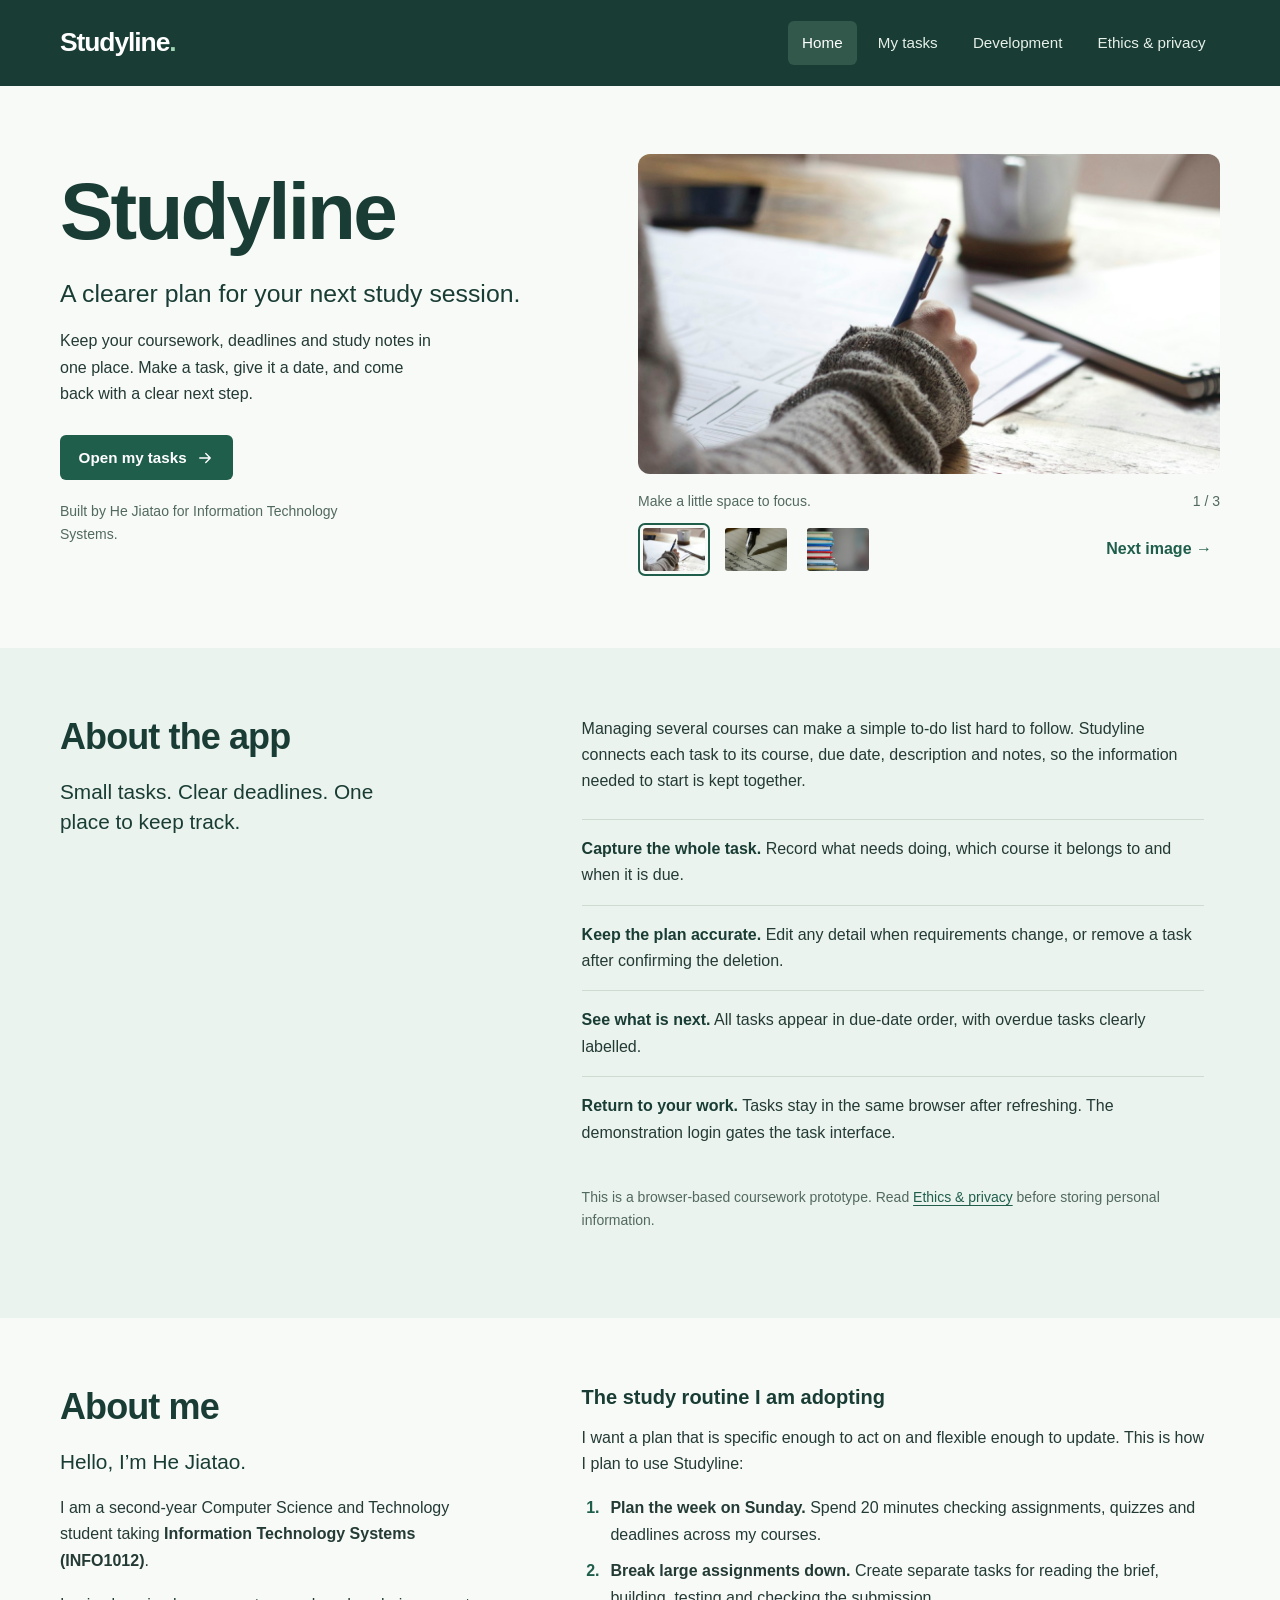
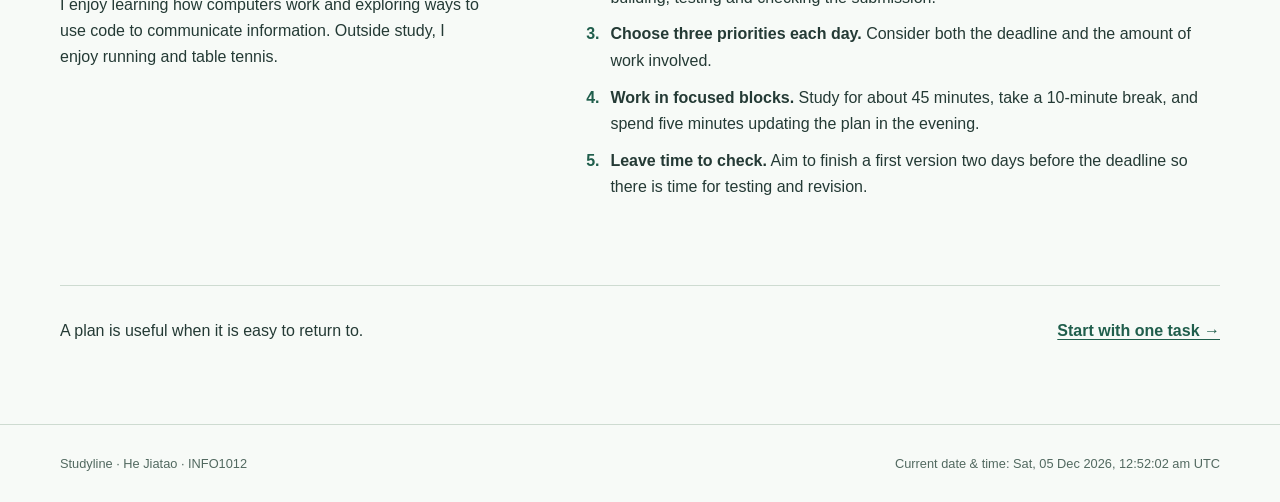
<file: index.html>
<!doctype html>
<html lang="en">
<head>
  <meta charset="utf-8">
  <meta name="viewport" content="width=device-width, initial-scale=1">
  <meta http-equiv="refresh" content="0; url=src/html/index.html">
  <title>Studyline — Study task manager</title>
</head>
<body>
  <p><a href="src/html/index.html">Open Studyline</a></p>
</body>
</html>
</file>
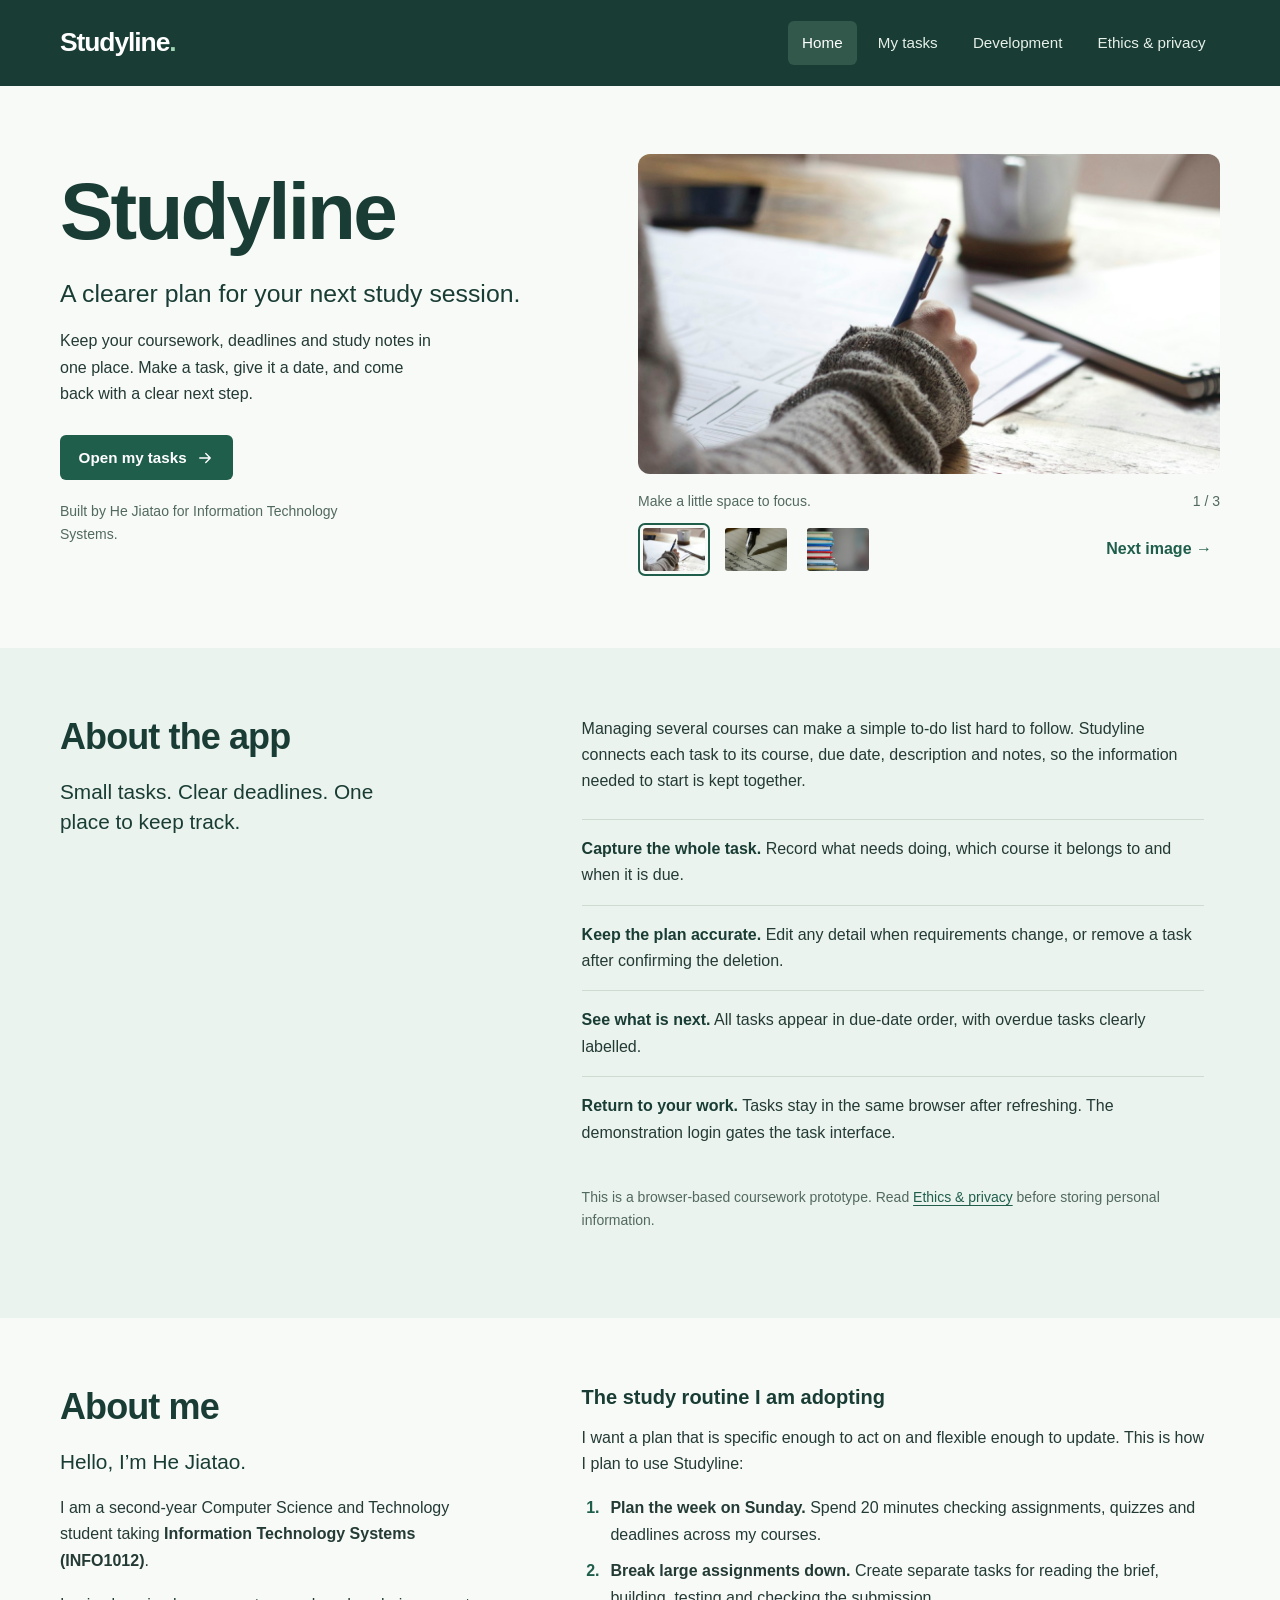
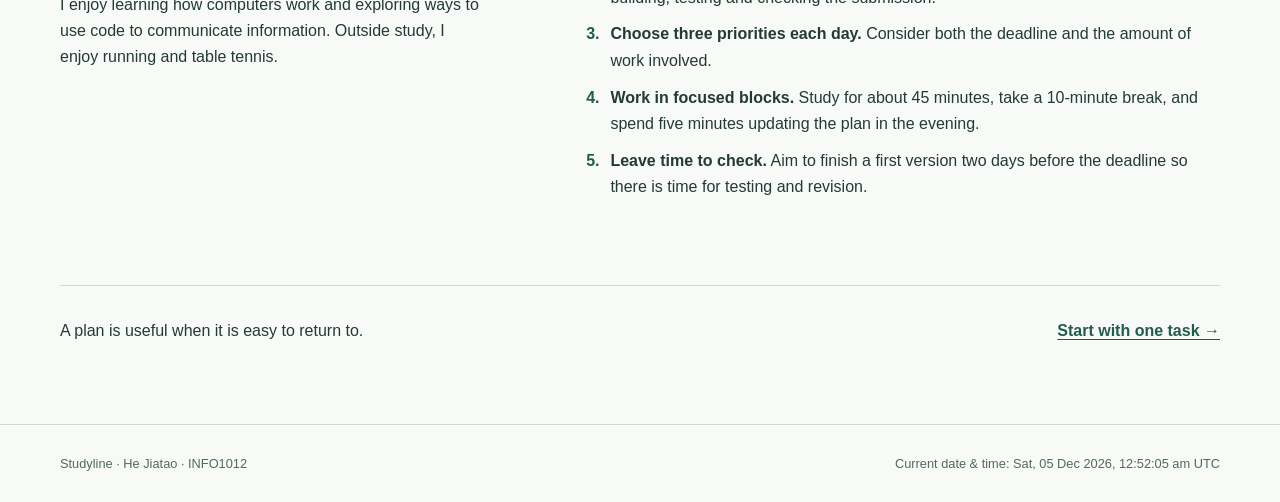
<file: src/html/index.html>
<!doctype html>
<html lang="en">
<head>
  <meta charset="utf-8">
  <meta name="viewport" content="width=device-width, initial-scale=1">
  <meta name="description" content="Studyline is He Jiatao's study task manager for organising coursework, deadlines and study notes.">
  <title>Studyline — Study task manager</title>
  <link rel="stylesheet" href="../css/style.css">
  <script src="../js/common.js" defer></script>
  <script src="../js/home.js" defer></script>
</head>
<body>
  <a class="skip-link" href="#main-content">Skip to content</a>
  <header class="site-header">
    <div class="container header-inner">
      <a class="brand" href="index.html" aria-label="Studyline home">Studyline<span aria-hidden="true">.</span></a>
      <nav class="site-nav" aria-label="Main navigation">
        <a href="index.html" aria-current="page">Home</a>
        <a href="tasks.html">My tasks</a>
        <a href="blog.html">Development</a>
        <a href="ethics.html">Ethics &amp; privacy</a>
      </nav>
    </div>
  </header>
  <main id="main-content">
    <section class="container home-intro" aria-labelledby="app-title">
      <div class="intro-copy">
        <h1 id="app-title">Studyline</h1>
        <p class="intro-statement">A clearer plan for your next study session.</p>
        <p>Keep your coursework, deadlines and study notes in one place. Make a task, give it a date, and come back with a clear next step.</p>
        <a class="button" href="tasks.html">Open my tasks <svg width="18" height="18" viewBox="0 0 24 24" fill="none" aria-hidden="true"><path d="M5 12h14m-6-6 6 6-6 6" stroke="currentColor" stroke-width="1.8" stroke-linecap="round" stroke-linejoin="round"/></svg></a>
        <p class="small-copy">Built by He Jiatao for Information Technology Systems.</p>
      </div>
      <div class="study-gallery" role="region" aria-label="Study inspiration gallery">
        <figure class="featured-image">
          <img id="gallery-image" src="../../assets/images/study-desk.jpg" alt="A person writing study notes beside a laptop and a cup" width="1200" height="800">
          <figcaption><span id="gallery-caption">Make a little space to focus.</span><span id="gallery-count" aria-live="polite">1 / 3</span></figcaption>
        </figure>
        <div class="gallery-controls">
          <div class="gallery-thumbnails" aria-label="Choose a study image">
            <button class="thumbnail" type="button" data-image="0" aria-label="Show study desk image" aria-pressed="true"><img src="../../assets/images/study-desk.jpg" alt="Study desk" width="120" height="80"></button>
            <button class="thumbnail" type="button" data-image="1" aria-label="Show writing image" aria-pressed="false"><img src="../../assets/images/writing.jpg" alt="Fountain pen writing on paper" width="120" height="80"></button>
            <button class="thumbnail" type="button" data-image="2" aria-label="Show books image" aria-pressed="false"><img src="../../assets/images/books.jpg" alt="A stack of colourful study books" width="120" height="80"></button>
          </div>
          <button id="next-image" type="button" class="text-button">Next image <span aria-hidden="true">→</span></button>
        </div>
      </div>
    </section>
    <section class="about-app" aria-labelledby="about-app-title">
      <div class="container split-section">
        <div><h2 id="about-app-title">About the app</h2><p class="section-lead">Small tasks. Clear deadlines. One place to keep track.</p></div>
        <div class="section-content">
          <p>Managing several courses can make a simple to-do list hard to follow. Studyline connects each task to its course, due date, description and notes, so the information needed to start is kept together.</p>
          <ul class="feature-list">
            <li><strong>Capture the whole task.</strong> Record what needs doing, which course it belongs to and when it is due.</li>
            <li><strong>Keep the plan accurate.</strong> Edit any detail when requirements change, or remove a task after confirming the deletion.</li>
            <li><strong>See what is next.</strong> All tasks appear in due-date order, with overdue tasks clearly labelled.</li>
            <li><strong>Return to your work.</strong> Tasks stay in the same browser after refreshing. The demonstration login gates the task interface.</li>
          </ul>
          <p class="small-copy">This is a browser-based coursework prototype. Read <a href="ethics.html">Ethics &amp; privacy</a> before storing personal information.</p>
        </div>
      </div>
    </section>
    <section class="container split-section about-me" aria-labelledby="about-me-title">
      <div><h2 id="about-me-title">About me</h2><p class="section-lead">Hello, I’m He Jiatao.</p><p>I am a second-year Computer Science and Technology student taking <strong>Information Technology Systems (INFO1012)</strong>.</p><p>I enjoy learning how computers work and exploring ways to use code to communicate information. Outside study, I enjoy running and table tennis.</p></div>
      <div class="section-content routine">
        <h3>The study routine I am adopting</h3>
        <p>I want a plan that is specific enough to act on and flexible enough to update. This is how I plan to use Studyline:</p>
        <ol>
          <li><strong>Plan the week on Sunday.</strong> Spend 20 minutes checking assignments, quizzes and deadlines across my courses.</li>
          <li><strong>Break large assignments down.</strong> Create separate tasks for reading the brief, building, testing and checking the submission.</li>
          <li><strong>Choose three priorities each day.</strong> Consider both the deadline and the amount of work involved.</li>
          <li><strong>Work in focused blocks.</strong> Study for about 45 minutes, take a 10-minute break, and spend five minutes updating the plan in the evening.</li>
          <li><strong>Leave time to check.</strong> Aim to finish a first version two days before the deadline so there is time for testing and revision.</li>
        </ol>
      </div>
    </section>
    <div class="container home-close"><p>A plan is useful when it is easy to return to.</p><a href="tasks.html">Start with one task <span aria-hidden="true">→</span></a></div>
  </main>
  <footer class="site-footer"><div class="container footer-inner"><p>Studyline · He Jiatao · INFO1012</p><p>Current date &amp; time: <time data-clock>Loading local time…</time></p></div></footer>
</body>
</html>
</file>
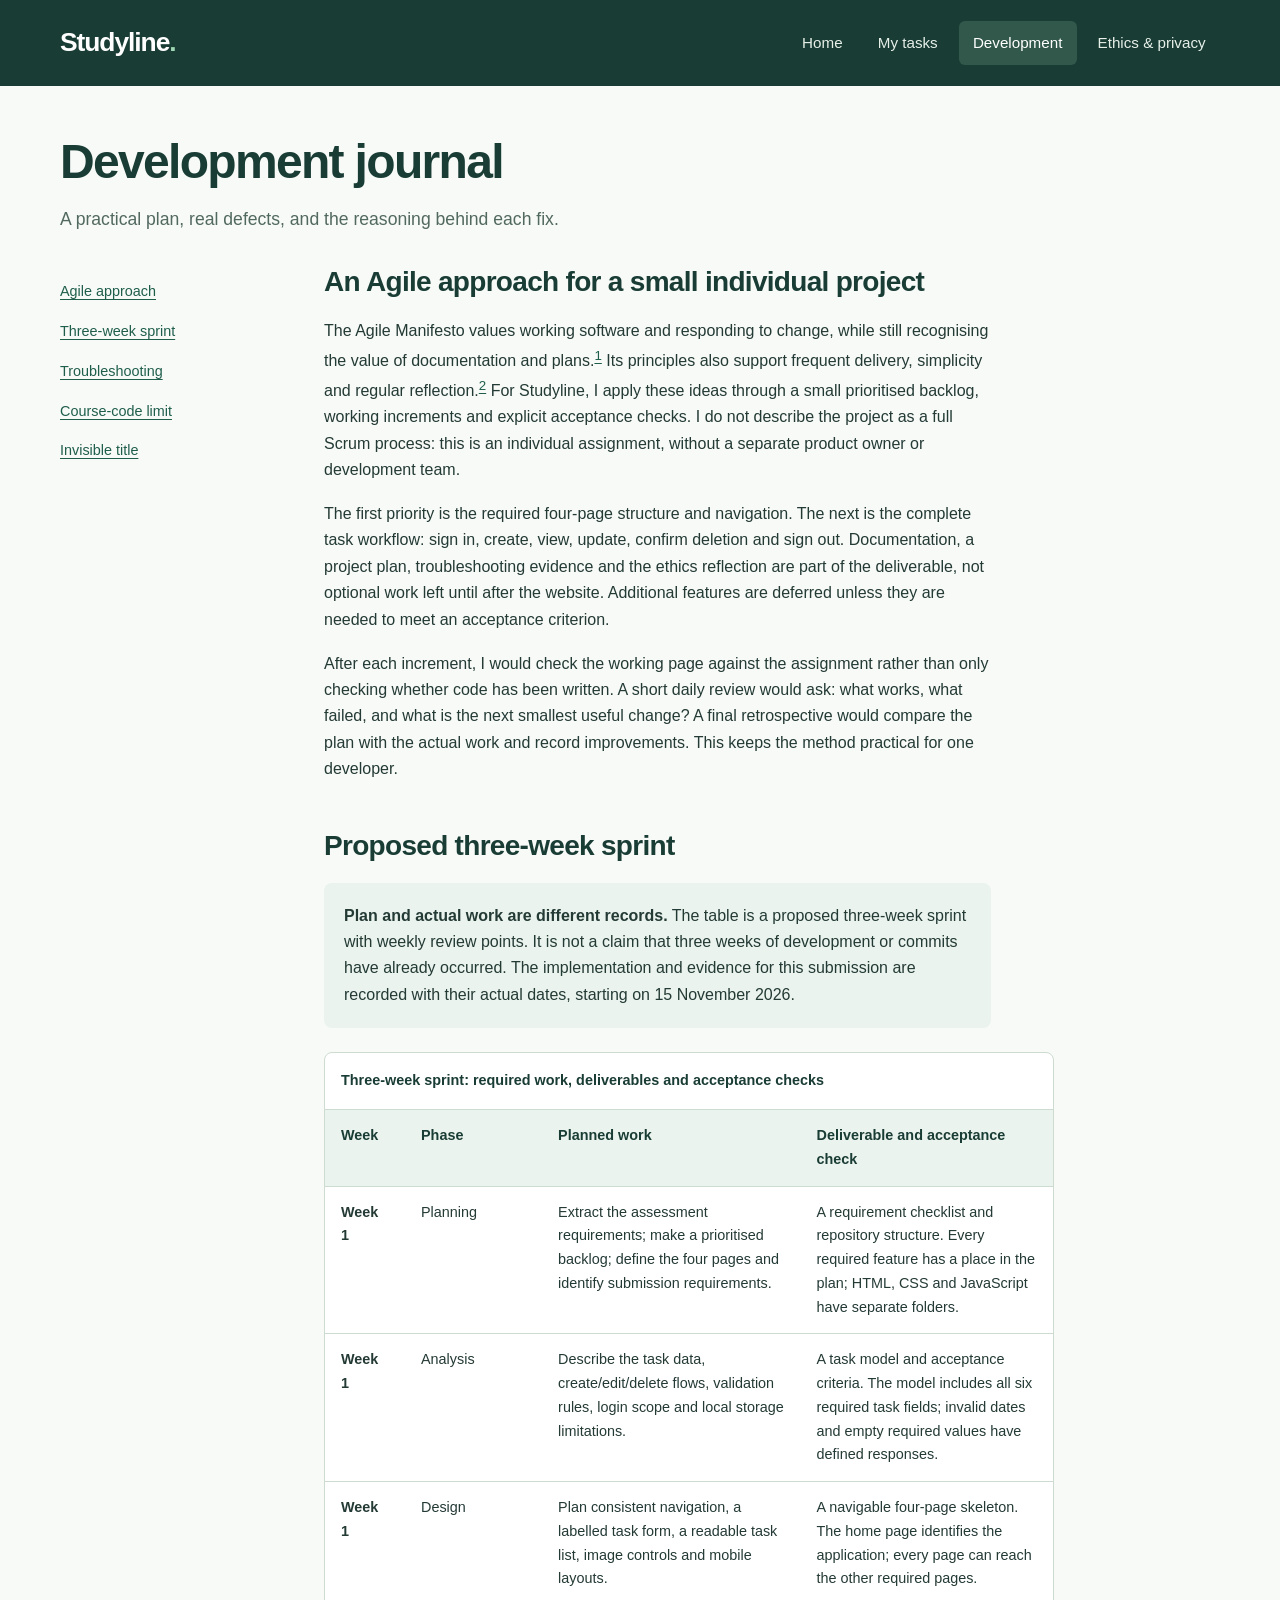
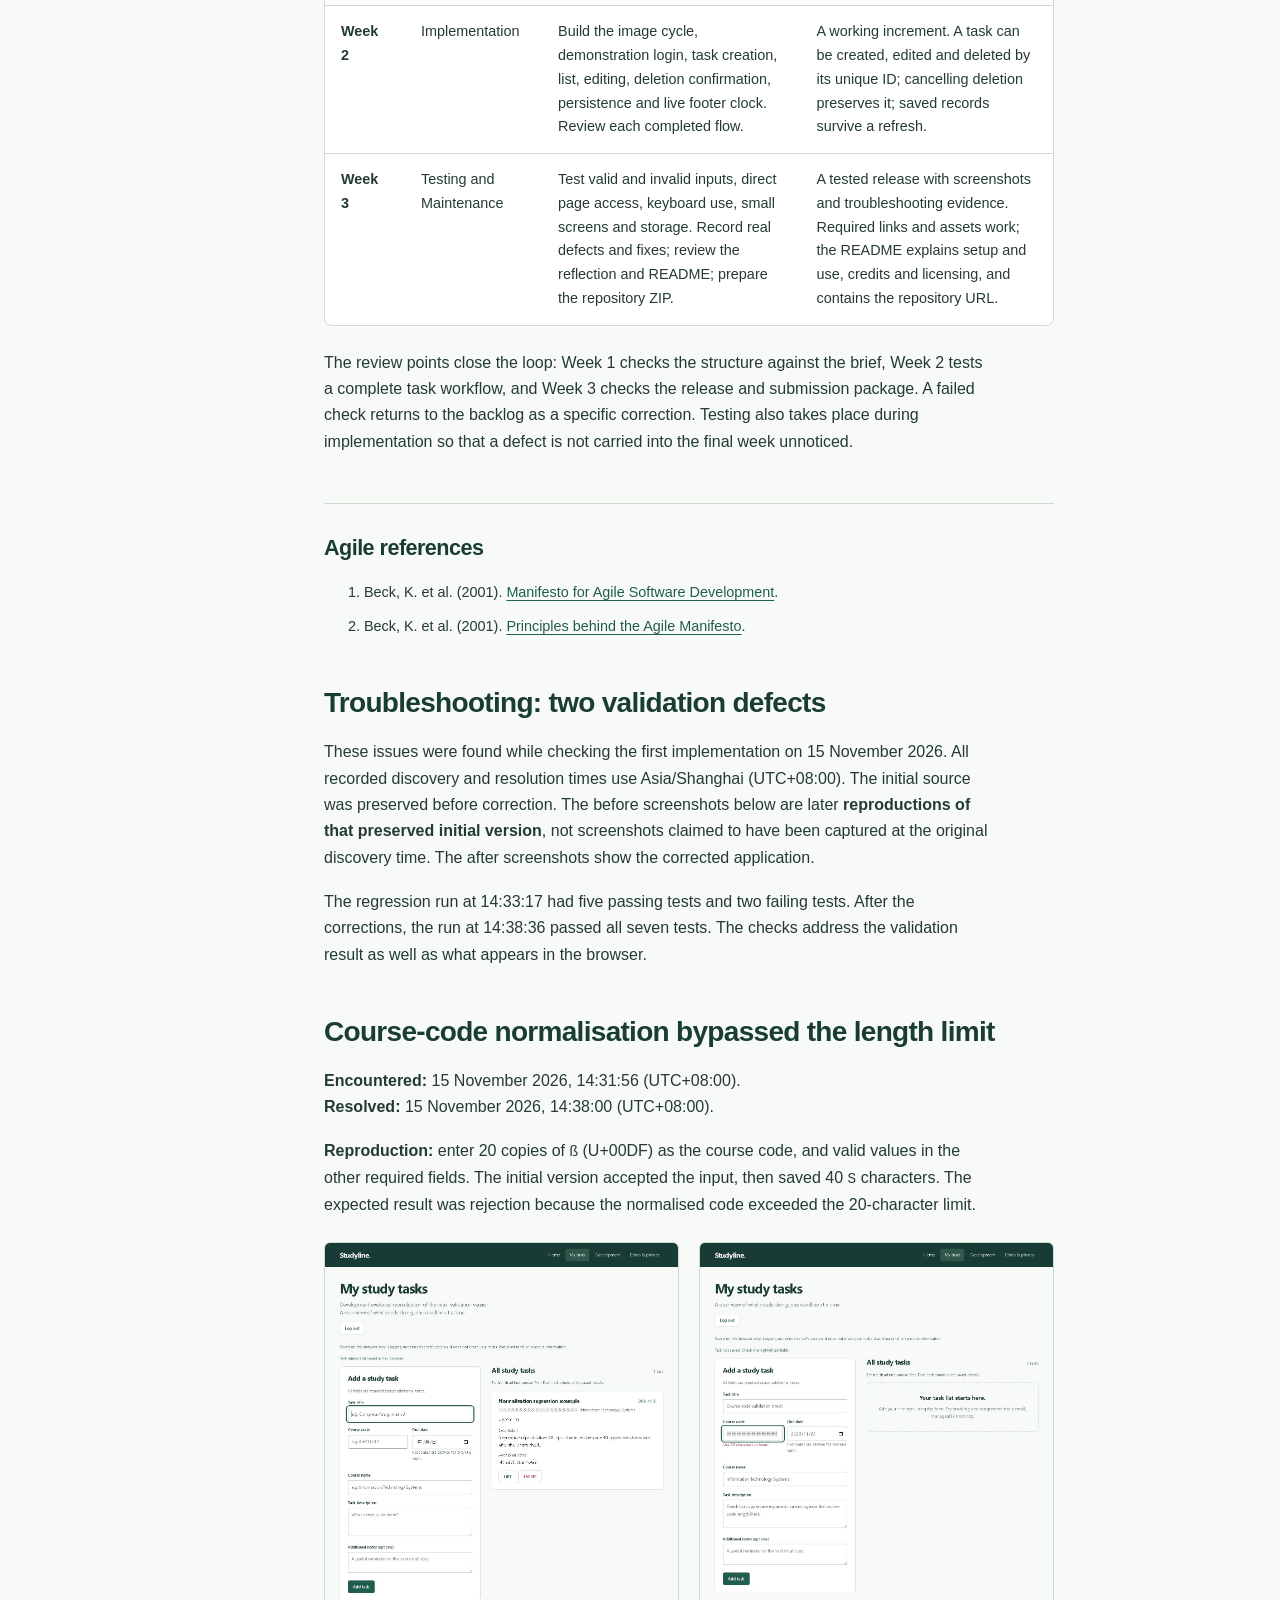
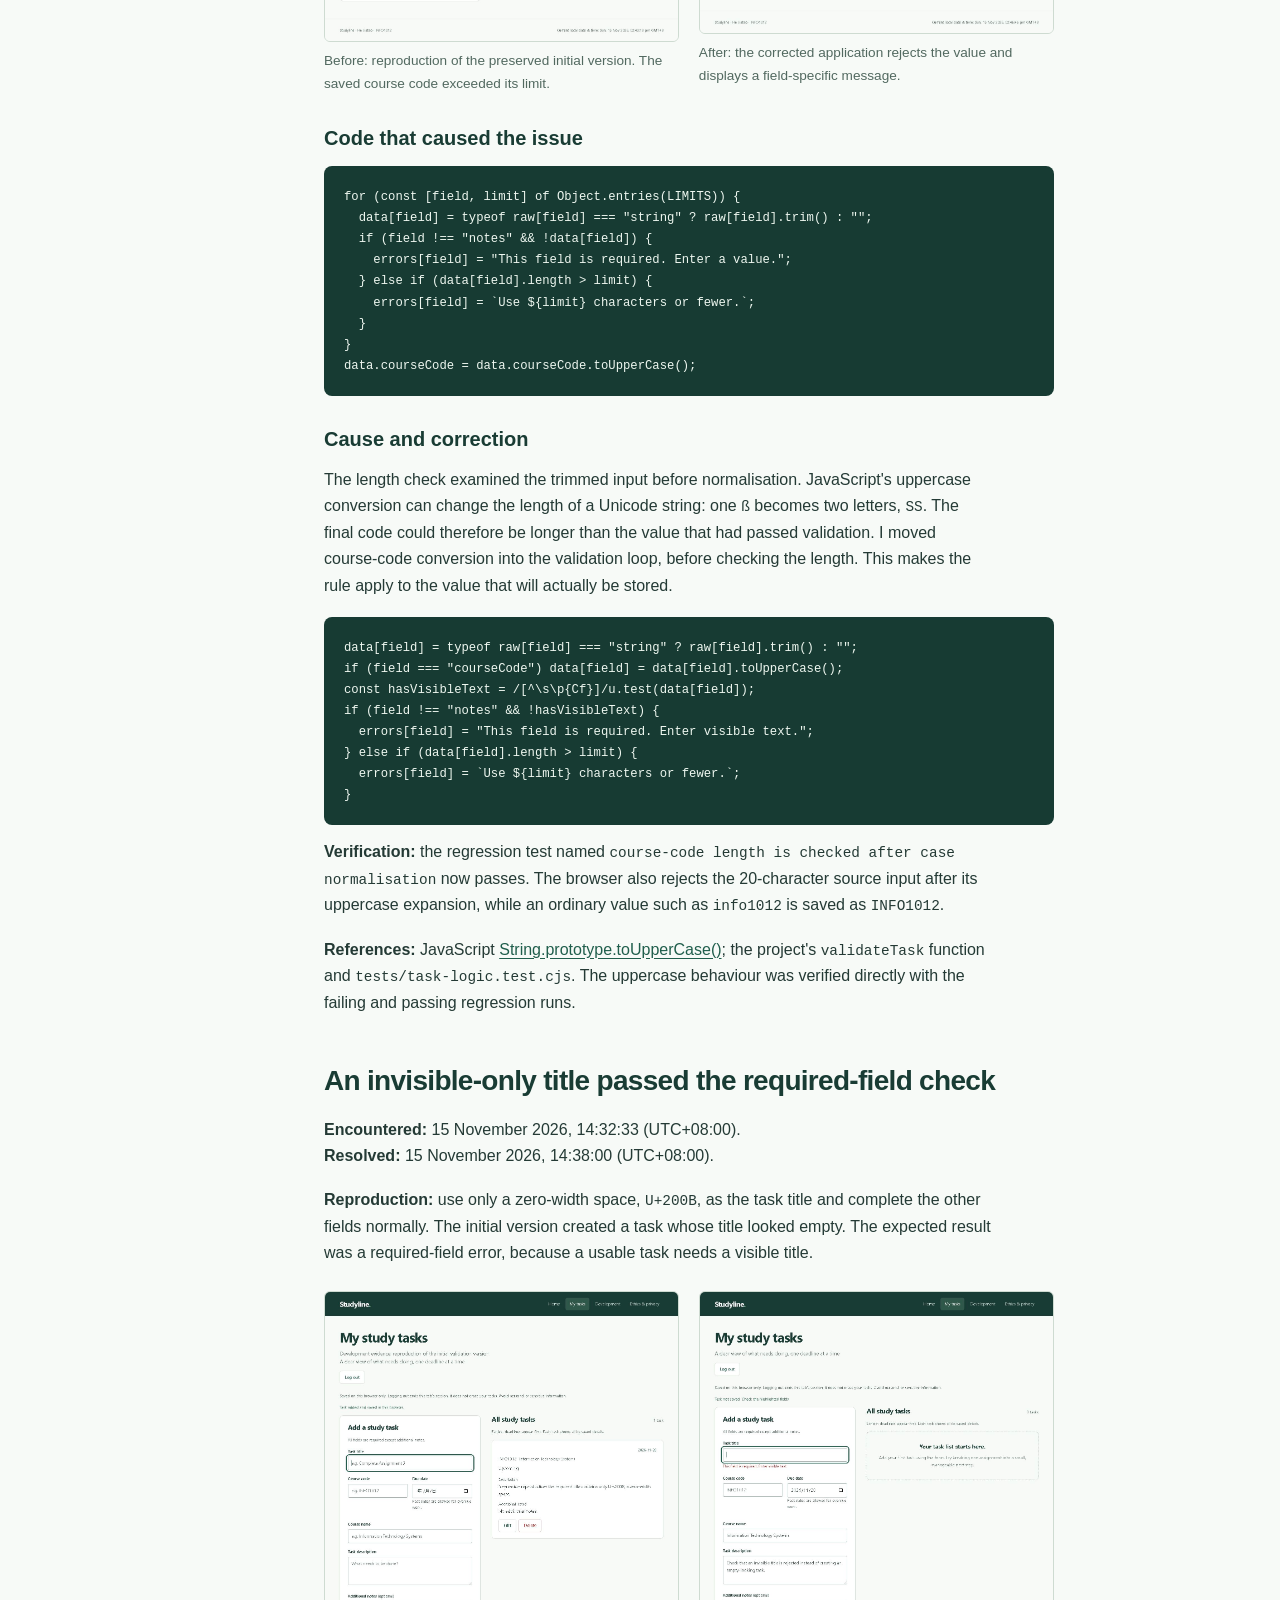
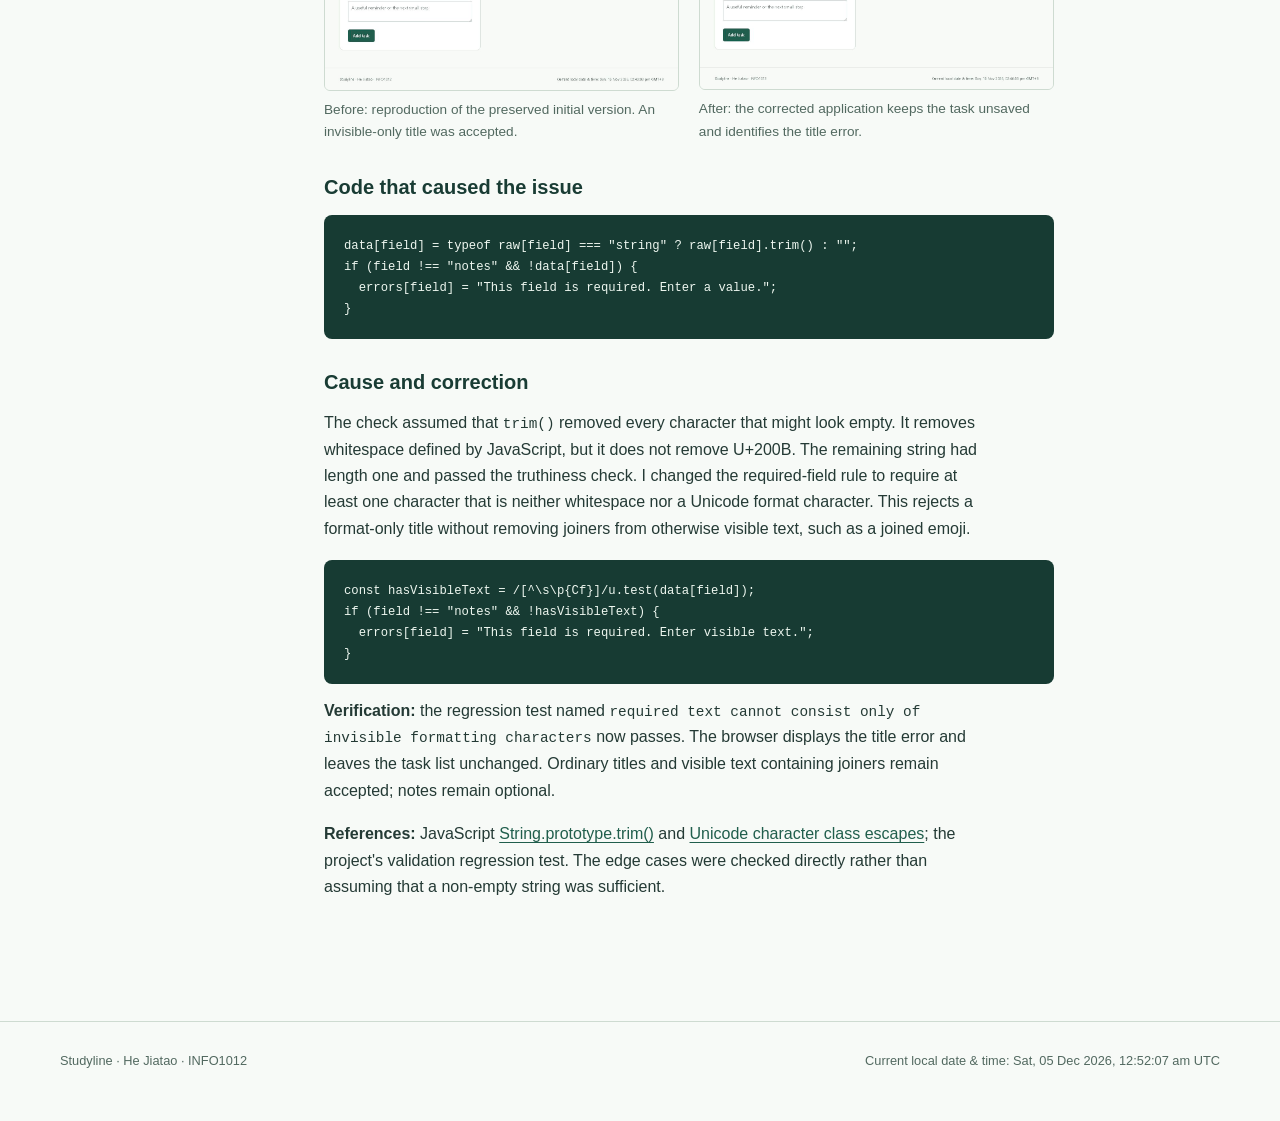
<file: src/html/blog.html>
<!doctype html>
<html lang="en">
<head>
  <meta charset="utf-8">
  <meta name="viewport" content="width=device-width, initial-scale=1">
  <meta name="description" content="Studyline project plan, Agile approach and two documented validation defects with evidence and solutions.">
  <title>Development journal — Studyline</title>
  <link rel="stylesheet" href="../css/style.css">
  <script src="../js/common.js" defer></script>
</head>
<body>
  <a class="skip-link" href="#main-content">Skip to content</a>
  <header class="site-header"><div class="container header-inner">
    <a class="brand" href="index.html" aria-label="Studyline home">Studyline<span aria-hidden="true">.</span></a>
    <nav class="site-nav" aria-label="Main navigation"><a href="index.html">Home</a><a href="tasks.html">My tasks</a><a href="blog.html" aria-current="page">Development</a><a href="ethics.html">Ethics &amp; privacy</a></nav>
  </div></header>
  <main id="main-content" class="container">
    <div class="page-heading"><div><h1>Development journal</h1><p>A practical plan, real defects, and the reasoning behind each fix.</p></div></div>
    <div class="article-shell"><nav class="article-nav" aria-label="On this page"><a href="#agile">Agile approach</a><a href="#sprint">Three-week sprint</a><a href="#troubleshooting">Troubleshooting</a><a href="#issue-1">Course-code limit</a><a href="#issue-2">Invisible title</a></nav><div class="article-body">
<section id="agile" class="article-section" aria-labelledby="agile-heading">
  <h2 id="agile-heading">An Agile approach for a small individual project</h2>
  <p>The Agile Manifesto values working software and responding to change, while still recognising the value of documentation and plans.<sup><a href="#plan-source-1">1</a></sup> Its principles also support frequent delivery, simplicity and regular reflection.<sup><a href="#plan-source-2">2</a></sup> For Studyline, I apply these ideas through a small prioritised backlog, working increments and explicit acceptance checks. I do not describe the project as a full Scrum process: this is an individual assignment, without a separate product owner or development team.</p>
  <p>The first priority is the required four-page structure and navigation. The next is the complete task workflow: sign in, create, view, update, confirm deletion and sign out. Documentation, a project plan, troubleshooting evidence and the ethics reflection are part of the deliverable, not optional work left until after the website. Additional features are deferred unless they are needed to meet an acceptance criterion.</p>
  <p>After each increment, I would check the working page against the assignment rather than only checking whether code has been written. A short daily review would ask: what works, what failed, and what is the next smallest useful change? A final retrospective would compare the plan with the actual work and record improvements. This keeps the method practical for one developer.</p>
</section>

<section id="sprint" class="article-section" aria-labelledby="sprint-heading">
  <h2 id="sprint-heading">Proposed three-week sprint</h2>
  <p class="plan-note"><strong>Plan and actual work are different records.</strong> The table is a proposed three-week sprint with weekly review points. It is not a claim that three weeks of development or commits have already occurred. The implementation and evidence for this submission are recorded with their actual dates, starting on 15 November 2026.</p>
  <div class="table-scroll" tabindex="0" role="region" aria-label="Three-week sprint plan">
    <table class="plan-table">
      <caption>Three-week sprint: required work, deliverables and acceptance checks</caption>
      <thead>
        <tr><th scope="col">Week</th><th scope="col">Phase</th><th scope="col">Planned work</th><th scope="col">Deliverable and acceptance check</th></tr>
      </thead>
      <tbody>
        <tr>
          <th scope="row">Week 1</th>
          <td>Planning</td>
          <td>Extract the assessment requirements; make a prioritised backlog; define the four pages and identify submission requirements.</td>
          <td>A requirement checklist and repository structure. Every required feature has a place in the plan; HTML, CSS and JavaScript have separate folders.</td>
        </tr>
        <tr>
          <th scope="row">Week 1</th>
          <td>Analysis</td>
          <td>Describe the task data, create/edit/delete flows, validation rules, login scope and local storage limitations.</td>
          <td>A task model and acceptance criteria. The model includes all six required task fields; invalid dates and empty required values have defined responses.</td>
        </tr>
        <tr>
          <th scope="row">Week 1</th>
          <td>Design</td>
          <td>Plan consistent navigation, a labelled task form, a readable task list, image controls and mobile layouts.</td>
          <td>A navigable four-page skeleton. The home page identifies the application; every page can reach the other required pages.</td>
        </tr>
        <tr>
          <th scope="row">Week 2</th>
          <td>Implementation</td>
          <td>Build the image cycle, demonstration login, task creation, list, editing, deletion confirmation, persistence and live footer clock. Review each completed flow.</td>
          <td>A working increment. A task can be created, edited and deleted by its unique ID; cancelling deletion preserves it; saved records survive a refresh.</td>
        </tr>
        <tr>
          <th scope="row">Week 3</th>
          <td>Testing and Maintenance</td>
          <td>Test valid and invalid inputs, direct page access, keyboard use, small screens and storage. Record real defects and fixes; review the reflection and README; prepare the repository ZIP.</td>
          <td>A tested release with screenshots and troubleshooting evidence. Required links and assets work; the README explains setup and use, credits and licensing, and contains the repository URL.</td>
        </tr>
      </tbody>
    </table>
  </div>
  <p>The review points close the loop: Week 1 checks the structure against the brief, Week 2 tests a complete task workflow, and Week 3 checks the release and submission package. A failed check returns to the backlog as a specific correction. Testing also takes place during implementation so that a defect is not carried into the final week unnoticed.</p>
</section>

<section class="article-section references" aria-labelledby="plan-references-heading">
  <h2 id="plan-references-heading">Agile references</h2>
  <ol>
    <li id="plan-source-1">Beck, K. et al. (2001). <a href="https://agilemanifesto.org/">Manifesto for Agile Software Development</a>.</li>
    <li id="plan-source-2">Beck, K. et al. (2001). <a href="https://agilemanifesto.org/principles.html">Principles behind the Agile Manifesto</a>.</li>
  </ol>
</section>
<section id="troubleshooting" class="article-section" aria-labelledby="troubleshooting-heading">
  <h2 id="troubleshooting-heading">Troubleshooting: two validation defects</h2>
  <p>These issues were found while checking the first implementation on 15 November 2026. All recorded discovery and resolution times use Asia/Shanghai (UTC+08:00). The initial source was preserved before correction. The before screenshots below are later <strong>reproductions of that preserved initial version</strong>, not screenshots claimed to have been captured at the original discovery time. The after screenshots show the corrected application.</p>
  <p>The regression run at <time datetime="2026-11-15T14:33:17+08:00">14:33:17</time> had five passing tests and two failing tests. After the corrections, the run at <time datetime="2026-11-15T14:38:36+08:00">14:38:36</time> passed all seven tests. The checks address the validation result as well as what appears in the browser.</p>
</section>
<section id="issue-1" class="article-section" aria-labelledby="issue-1-heading">
  <h2 id="issue-1-heading">Course-code normalisation bypassed the length limit</h2>
  <p><strong>Encountered:</strong> <time datetime="2026-11-15T14:31:56+08:00">15 November 2026, 14:31:56 (UTC+08:00)</time>.<br><strong>Resolved:</strong> <time datetime="2026-11-15T14:38:00+08:00">15 November 2026, 14:38:00 (UTC+08:00)</time>.</p>
  <p><strong>Reproduction:</strong> enter 20 copies of <code>ß</code> (U+00DF) as the course code, and valid values in the other required fields. The initial version accepted the input, then saved 40 <code>S</code> characters. The expected result was rejection because the normalised code exceeded the 20-character limit.</p>
  <div class="evidence-grid">
    <figure><a href="../../assets/screenshots/issue-1-before.jpg"><img src="../../assets/screenshots/issue-1-before.jpg" width="1265" height="1427" alt="Preserved initial version reproduction showing a course code expanded to 40 S characters" loading="lazy"></a><figcaption>Before: reproduction of the preserved initial version. The saved course code exceeded its limit.</figcaption></figure>
    <figure><a href="../../assets/screenshots/issue-1-after.jpg"><img src="../../assets/screenshots/issue-1-after.jpg" width="1265" height="1398" alt="Corrected application rejecting a normalised course code longer than 20 characters" loading="lazy"></a><figcaption>After: the corrected application rejects the value and displays a field-specific message.</figcaption></figure>
  </div>
  <h3>Code that caused the issue</h3>
  <pre><code class="language-javascript">for (const [field, limit] of Object.entries(LIMITS)) {
  data[field] = typeof raw[field] === "string" ? raw[field].trim() : "";
  if (field !== "notes" &amp;&amp; !data[field]) {
    errors[field] = "This field is required. Enter a value.";
  } else if (data[field].length &gt; limit) {
    errors[field] = `Use ${limit} characters or fewer.`;
  }
}
data.courseCode = data.courseCode.toUpperCase();</code></pre>
  <h3>Cause and correction</h3>
  <p>The length check examined the trimmed input before normalisation. JavaScript's uppercase conversion can change the length of a Unicode string: one <code>ß</code> becomes two letters, <code>SS</code>. The final code could therefore be longer than the value that had passed validation. I moved course-code conversion into the validation loop, before checking the length. This makes the rule apply to the value that will actually be stored.</p>
  <pre><code class="language-javascript">data[field] = typeof raw[field] === "string" ? raw[field].trim() : "";
if (field === "courseCode") data[field] = data[field].toUpperCase();
const hasVisibleText = /[^\s\p{Cf}]/u.test(data[field]);
if (field !== "notes" &amp;&amp; !hasVisibleText) {
  errors[field] = "This field is required. Enter visible text.";
} else if (data[field].length &gt; limit) {
  errors[field] = `Use ${limit} characters or fewer.`;
}</code></pre>
  <p><strong>Verification:</strong> the regression test named <code>course-code length is checked after case normalisation</code> now passes. The browser also rejects the 20-character source input after its uppercase expansion, while an ordinary value such as <code>info1012</code> is saved as <code>INFO1012</code>.</p>
  <p><strong>References:</strong> JavaScript <a href="https://developer.mozilla.org/en-US/docs/Web/JavaScript/Reference/Global_Objects/String/toUpperCase">String.prototype.toUpperCase()</a>; the project's <code>validateTask</code> function and <code>tests/task-logic.test.cjs</code>. The uppercase behaviour was verified directly with the failing and passing regression runs.</p>
</section>
<section id="issue-2" class="article-section" aria-labelledby="issue-2-heading">
  <h2 id="issue-2-heading">An invisible-only title passed the required-field check</h2>
  <p><strong>Encountered:</strong> <time datetime="2026-11-15T14:32:33+08:00">15 November 2026, 14:32:33 (UTC+08:00)</time>.<br><strong>Resolved:</strong> <time datetime="2026-11-15T14:38:00+08:00">15 November 2026, 14:38:00 (UTC+08:00)</time>.</p>
  <p><strong>Reproduction:</strong> use only a zero-width space, <code>U+200B</code>, as the task title and complete the other fields normally. The initial version created a task whose title looked empty. The expected result was a required-field error, because a usable task needs a visible title.</p>
  <div class="evidence-grid">
    <figure><a href="../../assets/screenshots/issue-2-before.jpg"><img src="../../assets/screenshots/issue-2-before.jpg" width="1265" height="1427" alt="Preserved initial version reproduction showing a saved task with an apparently blank title" loading="lazy"></a><figcaption>Before: reproduction of the preserved initial version. An invisible-only title was accepted.</figcaption></figure>
    <figure><a href="../../assets/screenshots/issue-2-after.jpg"><img src="../../assets/screenshots/issue-2-after.jpg" width="1265" height="1425" alt="Corrected application displaying a visible-text required error for an invisible-only title" loading="lazy"></a><figcaption>After: the corrected application keeps the task unsaved and identifies the title error.</figcaption></figure>
  </div>
  <h3>Code that caused the issue</h3>
  <pre><code class="language-javascript">data[field] = typeof raw[field] === "string" ? raw[field].trim() : "";
if (field !== "notes" &amp;&amp; !data[field]) {
  errors[field] = "This field is required. Enter a value.";
}</code></pre>
  <h3>Cause and correction</h3>
  <p>The check assumed that <code>trim()</code> removed every character that might look empty. It removes whitespace defined by JavaScript, but it does not remove U+200B. The remaining string had length one and passed the truthiness check. I changed the required-field rule to require at least one character that is neither whitespace nor a Unicode format character. This rejects a format-only title without removing joiners from otherwise visible text, such as a joined emoji.</p>
  <pre><code class="language-javascript">const hasVisibleText = /[^\s\p{Cf}]/u.test(data[field]);
if (field !== "notes" &amp;&amp; !hasVisibleText) {
  errors[field] = "This field is required. Enter visible text.";
}</code></pre>
  <p><strong>Verification:</strong> the regression test named <code>required text cannot consist only of invisible formatting characters</code> now passes. The browser displays the title error and leaves the task list unchanged. Ordinary titles and visible text containing joiners remain accepted; notes remain optional.</p>
  <p><strong>References:</strong> JavaScript <a href="https://developer.mozilla.org/en-US/docs/Web/JavaScript/Reference/Global_Objects/String/trim">String.prototype.trim()</a> and <a href="https://developer.mozilla.org/en-US/docs/Web/JavaScript/Reference/Regular_expressions/Unicode_character_class_escape">Unicode character class escapes</a>; the project's validation regression test. The edge cases were checked directly rather than assuming that a non-empty string was sufficient.</p>
</section>
    </div></div>
  </main>
  <footer class="site-footer"><div class="container footer-inner"><p>Studyline · He Jiatao · INFO1012</p><p>Current local date &amp; time: <time data-clock>Loading local time…</time></p></div></footer>
</body>
</html>
</file>
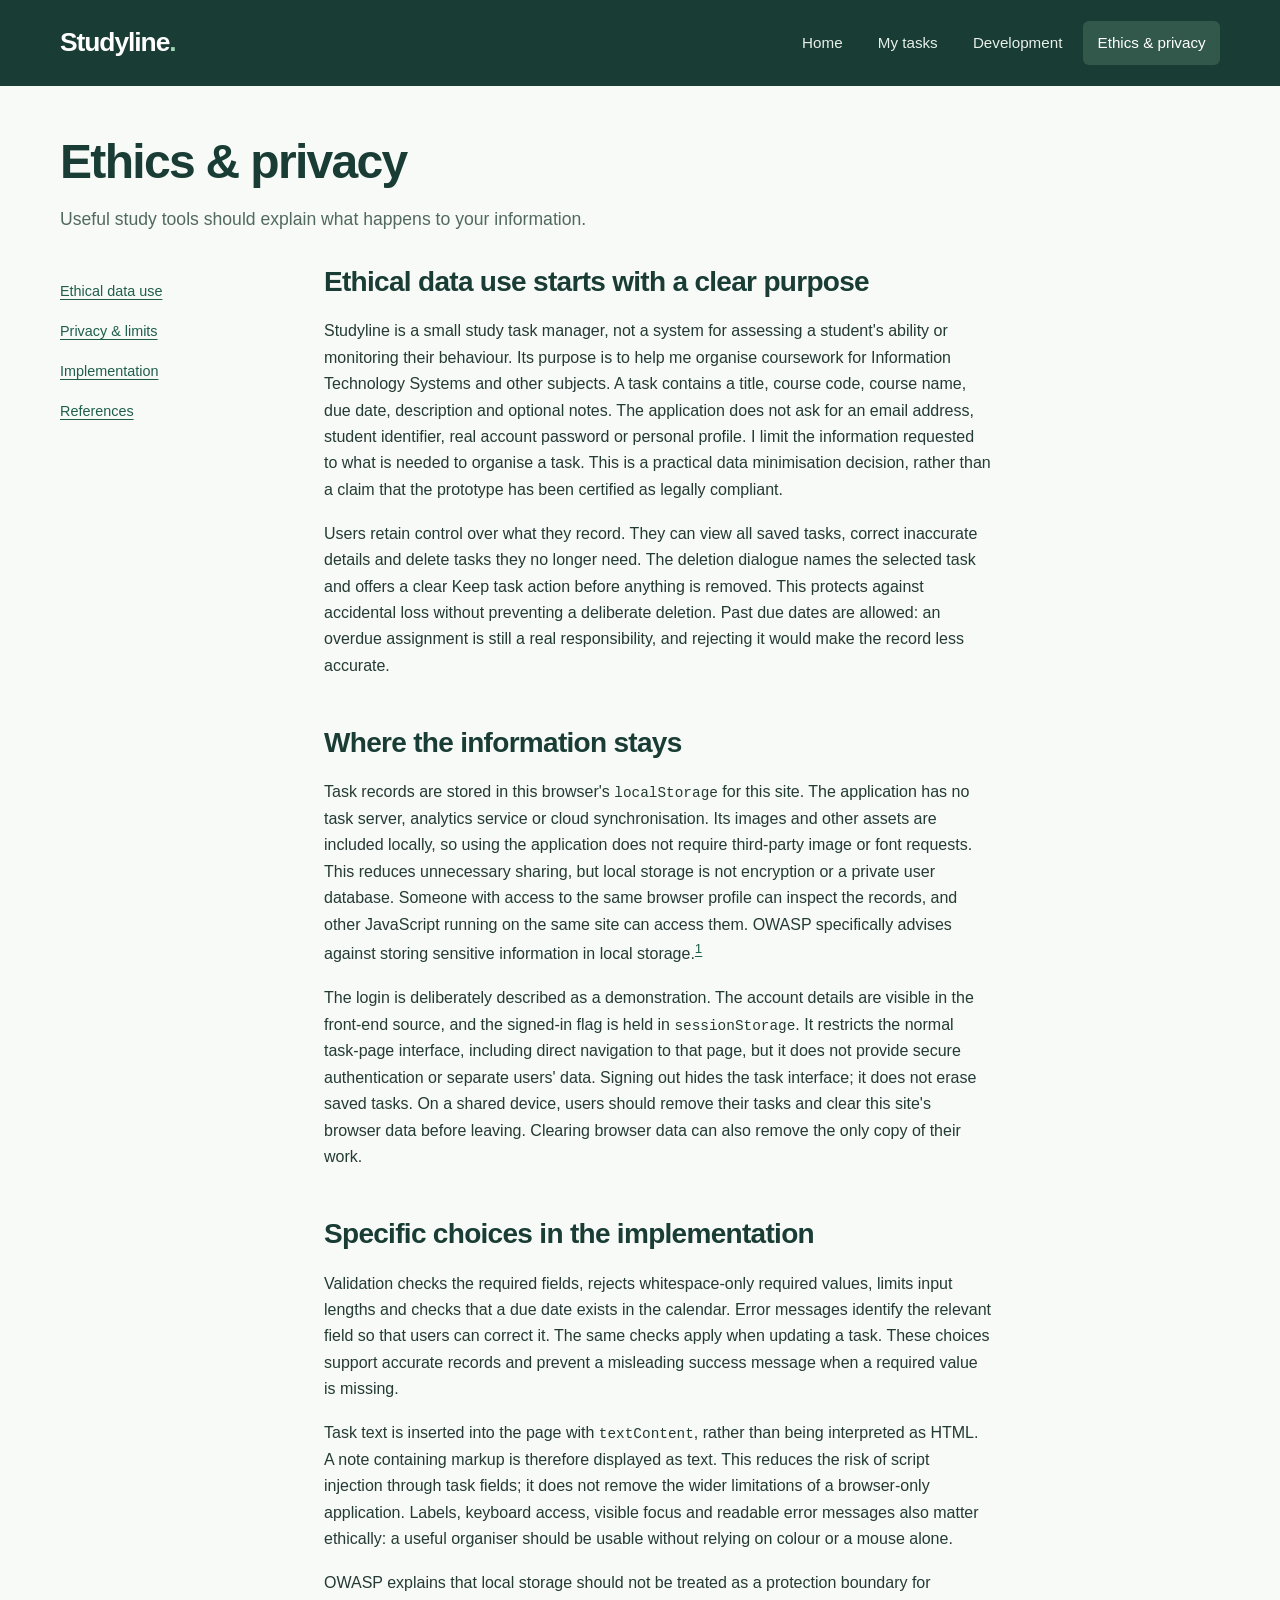
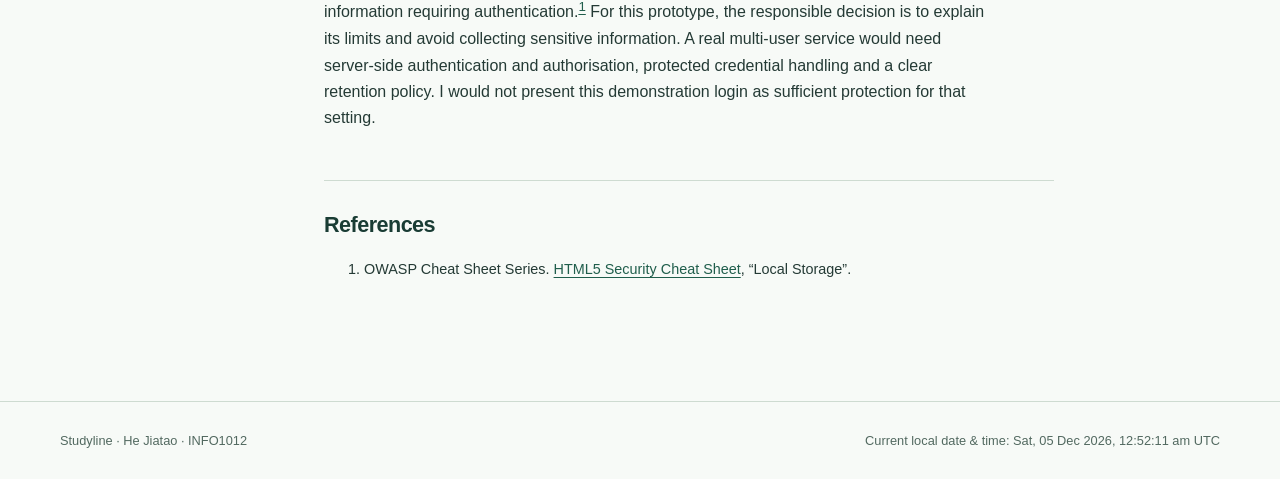
<file: src/html/ethics.html>
<!doctype html>
<html lang="en">
<head>
  <meta charset="utf-8">
  <meta name="viewport" content="width=device-width, initial-scale=1">
  <meta name="description" content="How Studyline applies responsible data use, privacy and honest access limitations.">
  <title>Ethics &amp; privacy — Studyline</title>
  <link rel="stylesheet" href="../css/style.css">
  <script src="../js/common.js" defer></script>
</head>
<body>
  <a class="skip-link" href="#main-content">Skip to content</a>
  <header class="site-header"><div class="container header-inner">
    <a class="brand" href="index.html" aria-label="Studyline home">Studyline<span aria-hidden="true">.</span></a>
    <nav class="site-nav" aria-label="Main navigation"><a href="index.html">Home</a><a href="tasks.html">My tasks</a><a href="blog.html">Development</a><a href="ethics.html" aria-current="page">Ethics &amp; privacy</a></nav>
  </div></header>
  <main id="main-content" class="container">
    <div class="page-heading"><div><h1>Ethics &amp; privacy</h1><p>Useful study tools should explain what happens to your information.</p></div></div>
    <div class="article-shell"><nav class="article-nav" aria-label="On this page"><a href="#ethical-use">Ethical data use</a><a href="#privacy-limits">Privacy &amp; limits</a><a href="#implementation">Implementation</a><a href="#ethics-references-heading">References</a></nav><div class="article-body">
<section id="ethical-use" class="article-section" aria-labelledby="ethical-use-heading">
  <h2 id="ethical-use-heading">Ethical data use starts with a clear purpose</h2>
  <p>Studyline is a small study task manager, not a system for assessing a student's ability or monitoring their behaviour. Its purpose is to help me organise coursework for Information Technology Systems and other subjects. A task contains a title, course code, course name, due date, description and optional notes. The application does not ask for an email address, student identifier, real account password or personal profile. I limit the information requested to what is needed to organise a task. This is a practical data minimisation decision, rather than a claim that the prototype has been certified as legally compliant.</p>
  <p>Users retain control over what they record. They can view all saved tasks, correct inaccurate details and delete tasks they no longer need. The deletion dialogue names the selected task and offers a clear Keep task action before anything is removed. This protects against accidental loss without preventing a deliberate deletion. Past due dates are allowed: an overdue assignment is still a real responsibility, and rejecting it would make the record less accurate.</p>
</section>

<section id="privacy-limits" class="article-section" aria-labelledby="privacy-heading">
  <h2 id="privacy-heading">Where the information stays</h2>
  <p>Task records are stored in this browser's <code>localStorage</code> for this site. The application has no task server, analytics service or cloud synchronisation. Its images and other assets are included locally, so using the application does not require third-party image or font requests. This reduces unnecessary sharing, but local storage is not encryption or a private user database. Someone with access to the same browser profile can inspect the records, and other JavaScript running on the same site can access them. OWASP specifically advises against storing sensitive information in local storage.<sup><a href="#ethics-source-2">1</a></sup></p>
  <p>The login is deliberately described as a demonstration. The account details are visible in the front-end source, and the signed-in flag is held in <code>sessionStorage</code>. It restricts the normal task-page interface, including direct navigation to that page, but it does not provide secure authentication or separate users' data. Signing out hides the task interface; it does not erase saved tasks. On a shared device, users should remove their tasks and clear this site's browser data before leaving. Clearing browser data can also remove the only copy of their work.</p>
</section>

<section id="implementation" class="article-section" aria-labelledby="responsible-implementation-heading">
  <h2 id="responsible-implementation-heading">Specific choices in the implementation</h2>
  <p>Validation checks the required fields, rejects whitespace-only required values, limits input lengths and checks that a due date exists in the calendar. Error messages identify the relevant field so that users can correct it. The same checks apply when updating a task. These choices support accurate records and prevent a misleading success message when a required value is missing.</p>
  <p>Task text is inserted into the page with <code>textContent</code>, rather than being interpreted as HTML. A note containing markup is therefore displayed as text. This reduces the risk of script injection through task fields; it does not remove the wider limitations of a browser-only application. Labels, keyboard access, visible focus and readable error messages also matter ethically: a useful organiser should be usable without relying on colour or a mouse alone.</p>
  <p>OWASP explains that local storage should not be treated as a protection boundary for information requiring authentication.<sup><a href="#ethics-source-2">1</a></sup> For this prototype, the responsible decision is to explain its limits and avoid collecting sensitive information. A real multi-user service would need server-side authentication and authorisation, protected credential handling and a clear retention policy. I would not present this demonstration login as sufficient protection for that setting.</p>
</section>

<section class="article-section references" aria-labelledby="ethics-references-heading">
  <h2 id="ethics-references-heading">References</h2>
  <ol>
    <li id="ethics-source-2">OWASP Cheat Sheet Series. <a href="https://cheatsheetseries.owasp.org/cheatsheets/HTML5_Security_Cheat_Sheet.html">HTML5 Security Cheat Sheet</a>, “Local Storage”.</li>
  </ol>
</section>

    </div></div>
  </main>
  <footer class="site-footer"><div class="container footer-inner"><p>Studyline · He Jiatao · INFO1012</p><p>Current local date &amp; time: <time data-clock>Loading local time…</time></p></div></footer>
</body>
</html>
</file>
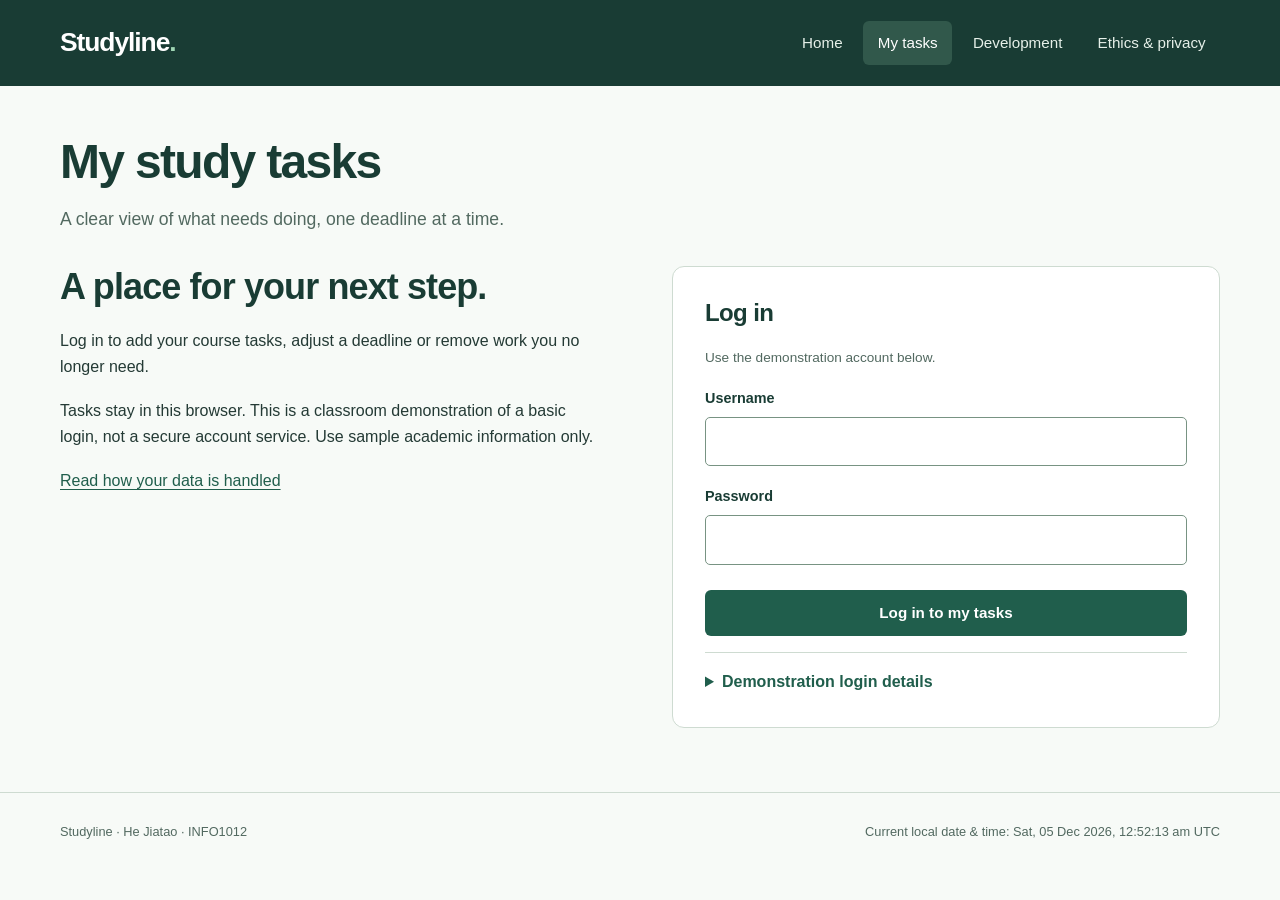
<file: src/html/tasks.html>
<!DOCTYPE html>
<html lang="en">
<head>
  <meta charset="UTF-8">
  <meta name="viewport" content="width=device-width, initial-scale=1.0">
  <meta name="description" content="Create, update and organise study tasks with Studyline.">
  <title>My tasks — Studyline</title>
  <link rel="stylesheet" href="../css/style.css">
  <script src="../js/common.js" defer></script>
  <script src="../js/tasks.js" defer></script>
</head>
<body>
  <a class="skip-link" href="#main-content">Skip to main content</a>
  <header class="site-header">
    <div class="container header-inner">
      <a class="brand" href="index.html" aria-label="Studyline home">Studyline<span aria-hidden="true">.</span></a>
      <nav class="site-nav" aria-label="Main navigation">
        <a href="index.html">Home</a>
        <a href="tasks.html" aria-current="page">My tasks</a>
        <a href="blog.html">Development</a>
        <a href="ethics.html">Ethics &amp; privacy</a>
      </nav>
    </div>
  </header>

  <main id="main-content" class="container">
    <div class="page-heading">
      <div>
        <h1>My study tasks</h1>
        <p>A clear view of what needs doing, one deadline at a time.</p>
      </div>
      <button id="logout-button" class="button button-secondary" type="button" hidden>Log out</button>
    </div>

    <noscript><p class="notice">JavaScript is required for the demonstration login and task manager. Please enable JavaScript and reload this page.</p></noscript>

    <!-- The workspace stays hidden until the demonstration credentials are verified. -->
    <section id="login-section" class="login-layout" aria-labelledby="login-heading">
      <div class="login-intro">
        <h2 id="login-heading">A place for your next step.</h2>
        <p>Log in to add your course tasks, adjust a deadline or remove work you no longer need.</p>
        <p>Tasks stay in this browser. This is a classroom demonstration of a basic login, not a secure account service. Use sample academic information only.</p>
        <a class="text-link" href="ethics.html#privacy-limits">Read how your data is handled</a>
      </div>
      <div class="login-panel">
        <form id="login-form" novalidate>
          <h2>Log in</h2>
          <p class="form-hint">Use the demonstration account below.</p>
          <div class="field">
            <label for="username">Username</label>
            <input id="username" name="username" autocomplete="username" maxlength="80" required aria-describedby="username-error">
            <p id="username-error" class="field-error"></p>
          </div>
          <div class="field">
            <label for="password">Password</label>
            <input id="password" name="password" type="password" autocomplete="current-password" maxlength="128" required aria-describedby="password-error">
            <p id="password-error" class="field-error"></p>
          </div>
          <p id="login-message" class="form-message" role="alert"></p>
          <button class="button" type="submit">Log in to my tasks</button>
          <details class="demo-account">
            <summary>Demonstration login details</summary>
            <p>Username: <code>student</code><br>Password: <code>Study2026!</code></p>
            <p>These are public sample credentials. Do not enter a real password.</p>
          </details>
        </form>
      </div>
    </section>

    <section id="task-section" hidden aria-label="Study task workspace">
      <p class="storage-note">Saved on this browser only. Logging out ends this tab's session; it does not erase your tasks. Avoid personal or sensitive information.</p>
      <p id="storage-message" class="notice" role="alert" hidden></p>
      <p id="task-message" class="form-message" role="status" aria-live="polite"></p>
      <div class="task-workspace">
        <section class="task-editor" aria-labelledby="editor-heading">
          <h2 id="editor-heading">Add a study task</h2>
          <p class="form-hint">All fields are required except additional notes.</p>
          <form id="task-form" novalidate>
            <div class="field">
              <label for="task-title">Task title</label>
              <input id="task-title" name="title" maxlength="100" required placeholder="e.g. Complete Assignment 3" aria-describedby="title-error">
              <p id="title-error" class="field-error"></p>
            </div>
            <div class="form-grid">
              <div class="field">
                <label for="course-code">Course code</label>
                <input id="course-code" name="courseCode" maxlength="20" required placeholder="e.g. INFO1012" aria-describedby="courseCode-error">
                <p id="courseCode-error" class="field-error"></p>
              </div>
              <div class="field">
                <label for="due-date">Due date</label>
                <input id="due-date" name="dueDate" type="date" min="0001-01-01" max="9999-12-31" required aria-describedby="date-hint dueDate-error">
                <p id="date-hint" class="form-hint">Past dates are allowed for overdue work.</p>
                <p id="dueDate-error" class="field-error"></p>
              </div>
            </div>
            <div class="field">
              <label for="course-name">Course name</label>
              <input id="course-name" name="courseName" maxlength="120" required placeholder="e.g. Information Technology Systems" aria-describedby="courseName-error">
              <p id="courseName-error" class="field-error"></p>
            </div>
            <div class="field">
              <label for="task-description">Task description</label>
              <textarea id="task-description" name="description" rows="3" maxlength="1000" required placeholder="What needs to be done?" aria-describedby="description-error"></textarea>
              <p id="description-error" class="field-error"></p>
            </div>
            <div class="field">
              <label for="task-notes">Additional notes <span class="optional">(optional)</span></label>
              <textarea id="task-notes" name="notes" rows="2" maxlength="1000" placeholder="A useful reminder or the next small step" aria-describedby="notes-error"></textarea>
              <p id="notes-error" class="field-error"></p>
            </div>
            <div class="form-actions">
              <button id="save-task" class="button" type="submit">Add task</button>
              <button id="cancel-edit" class="button button-secondary" type="button" hidden>Cancel editing</button>
            </div>
          </form>
        </section>

        <section class="task-collection" aria-labelledby="list-heading">
          <div class="list-heading">
            <h2 id="list-heading" tabindex="-1">All study tasks</h2>
            <p id="task-count" class="task-count">0 tasks</p>
          </div>
          <p class="form-hint">Earliest deadlines appear first. Each task shows all its saved details.</p>
          <div id="empty-state" class="empty-state">
            <h3>Your task list starts here.</h3>
            <p>Add your first task using the form. Try breaking one assignment into a small, manageable next step.</p>
          </div>
          <ol id="task-list" class="task-list" aria-label="Tasks sorted by due date"></ol>
        </section>
      </div>
    </section>

    <!-- The native dialog traps focus. Keeping the task or pressing Escape never deletes it. -->
    <dialog id="delete-dialog" aria-labelledby="delete-heading" aria-describedby="delete-description">
      <form method="dialog">
        <h2 id="delete-heading">Delete this task?</h2>
        <p id="delete-description"></p>
        <p>This removes the task from this browser. This action cannot be undone.</p>
        <div class="dialog-actions">
          <button class="button button-secondary" value="cancel" autofocus>Keep task</button>
          <button class="button button-danger" value="delete">Delete task</button>
        </div>
      </form>
    </dialog>
  </main>

  <footer class="site-footer">
    <div class="container footer-inner">
      <p>Studyline · He Jiatao · INFO1012</p>
      <p>Current local date &amp; time: <time data-clock></time></p>
    </div>
  </footer>
</body>
</html>
</file>
<file: src/css/style.css>
/* Shared colour tokens keep all four pages consistent without an external UI library. */
:root {
  --ink: #193c34;
  --text: #243a35;
  --muted: #526960;
  --green: #205e4c;
  --green-hover: #164a3b;
  --mint: #eaf3ed;
  --ground: #f7faf7;
  --line: #cedbd1;
  --white: #fff;
  --error: #a32929;
  --error-bg: #fff0ed;
  --focus: #a0d8b5;
}
* { box-sizing: border-box; }
html { color-scheme: light; scroll-behavior: smooth; }
body { margin: 0; background: var(--ground); color: var(--text); font: 1rem/1.65 "Segoe UI", Arial, sans-serif; }
::selection { background: #c5e1cc; color: #12372c; }
a { color: var(--green); text-underline-offset: .2em; }
a:hover { text-decoration-thickness: 2px; }
button, input, textarea { font: inherit; }
button, a, input, textarea { -webkit-tap-highlight-color: transparent; }
button { cursor: pointer; }
button:disabled { opacity: .55; cursor: not-allowed; }
/* Preserve a visible keyboard focus indicator, including in the dark navigation. */
:focus-visible { outline: 3px solid var(--green); outline-offset: 4px; }
input, textarea { caret-color: var(--green); }
/* Layout classes must not override the login gate or optional editor controls. */
[hidden] { display: none !important; }
img { display: block; max-width: 100%; height: auto; }
h1, h2, h3 { color: var(--ink); line-height: 1.15; text-wrap: balance; }
h1 { margin: 0 0 1rem; font-size: clamp(2.25rem, 5vw, 3.5rem); letter-spacing: -.035em; font-weight: 650; }
h2 { font-size: clamp(1.65rem, 3vw, 2.25rem); letter-spacing: -.025em; margin: 0 0 1.25rem; font-weight: 650; }
h3 { font-size: 1.25rem; margin: 0 0 1rem; font-weight: 650; }
p { margin: 0 0 1.1rem; }
li + li { margin-top: .65rem; }
.container { width: min(1160px, calc(100% - 64px)); margin-inline: auto; }
.skip-link { position: absolute; left: 1rem; top: -100px; z-index: 10; padding: .75rem 1rem; background: var(--white); color: var(--ink); }
.skip-link:focus { top: .75rem; }
.site-header { background: var(--ink); color: var(--white); }
.header-inner { min-height: 86px; display: flex; align-items: center; justify-content: space-between; gap: 2rem; }
.brand { color: var(--white); font-size: 1.65rem; font-weight: 650; letter-spacing: -.04em; text-decoration: none; }
.brand span { color: #a0d8b5; }
.site-nav { display: flex; align-items: center; gap: .4rem; flex-wrap: wrap; }
.site-nav a { color: #e6f0e9; font-size: .95rem; padding: .6rem .9rem; text-decoration: none; border-radius: 6px; }
.site-nav a:hover, .site-nav a[aria-current="page"] { background: #31584b; color: var(--white); }
.site-header :focus-visible { outline-color: var(--focus); }
.button { display: inline-flex; align-items: center; justify-content: center; gap: .6rem; border: 1px solid transparent; border-radius: 6px; background: var(--green); color: var(--white); padding: .7rem 1.1rem; font-size: .95rem; font-weight: 600; text-decoration: none; min-height: 44px; line-height: 1.4; }
.button:hover { background: var(--green-hover); text-decoration: none; }
.button-secondary { background: var(--white); color: var(--green); border-color: var(--line); }
.button-secondary:hover { background: var(--mint); }
.button-danger { background: var(--error); color: var(--white); }
.button-danger:hover { background: #842222; }
.text-button { border: 0; background: transparent; color: var(--green); font-weight: 600; min-height: 44px; padding: .5rem; }
.text-button:hover { text-decoration: underline; text-underline-offset: .2em; }
.small-copy, .field-help { color: var(--muted); font-size: .875rem; }
.home-intro { display: grid; grid-template-columns: 1fr 1.15fr; gap: 72px; padding-block: 68px 72px; align-items: center; }
.intro-copy h1 { font-size: clamp(3rem, 6.5vw, 5rem); margin-bottom: 1.2rem; }
.intro-copy > p { max-width: 42ch; }
.intro-statement { font-size: 1.55rem; line-height: 1.35; color: var(--ink); font-weight: 500; }
.intro-copy .button { margin: .6rem 0 1.2rem; }
.featured-image { margin: 0; }
.featured-image > img { width: 100%; height: 320px; object-fit: cover; border-radius: 12px; }
.featured-image figcaption { display: flex; justify-content: space-between; gap: 1rem; padding: 1rem 0 .6rem; font-size: .875rem; color: var(--muted); }
#gallery-count { white-space: nowrap; font-variant-numeric: tabular-nums; }
.gallery-controls { display: flex; align-items: center; justify-content: space-between; gap: 1rem; }
.gallery-thumbnails { display: flex; gap: 10px; }
.thumbnail { padding: 3px; border: 2px solid transparent; background: transparent; border-radius: 7px; }
.thumbnail[aria-pressed="true"] { border-color: var(--green); }
.thumbnail img { width: 62px; height: 43px; object-fit: cover; border-radius: 3px; }
.about-app { background: var(--mint); }
.split-section { display: grid; grid-template-columns: .8fr 1.2fr; gap: 96px; padding-block: 68px; }
.section-lead { font-size: 1.3rem; line-height: 1.45; color: var(--ink); max-width: 30ch; }
.section-content { max-width: 70ch; }
.feature-list { list-style: none; padding: 0; margin: 1.5rem 0; }
.feature-list li { padding-block: 1rem; border-top: 1px solid var(--line); }
.feature-list li + li { margin: 0; }
.feature-list strong { color: var(--ink); }
.routine ol { padding-left: 1.4rem; }
.routine li { padding-left: .4rem; }
.routine li::marker { color: var(--green); font-weight: 650; }
.home-close { border-top: 1px solid var(--line); padding-block: 2rem 3rem; display: flex; justify-content: space-between; gap: 1rem; }
.home-close p { margin: 0; }
.home-close a { font-weight: 600; }
.page-heading { padding-block: 48px 32px; max-width: 75ch; }
.page-heading p { font-size: 1.1rem; color: var(--muted); margin-bottom: 0; }
.page-heading h1 { font-size: clamp(2.1rem, 4vw, 3rem); }
.site-footer { border-top: 1px solid var(--line); margin-top: 32px; padding-block: 28px; color: var(--muted); font-size: .8rem; }
.footer-inner { display: flex; justify-content: space-between; flex-wrap: wrap; gap: .5rem 2rem; }
.footer-inner p { margin: 0; }
[data-clock] { font-variant-numeric: tabular-nums; }
.login-layout { display: grid; grid-template-columns: 1fr 1fr; gap: 64px; align-items: start; margin-bottom: 64px; }
.login-panel { background: var(--white); border: 1px solid var(--line); border-radius: 12px; padding: 32px; }
.login-panel h2 { font-size: 1.5rem; }
.login-panel .button { margin-top: 6px; width: 100%; }
.login-help { max-width: 52ch; padding-top: 12px; }
.field { margin-bottom: 1.2rem; }
.field label, label { display: block; font-size: .9rem; font-weight: 600; color: var(--ink); margin-bottom: .4rem; }
.field input, .field textarea, input, textarea { width: 100%; padding: .65rem .75rem; border: 1px solid #789383; border-radius: 5px; background: var(--white); color: var(--text); min-height: 44px; }
textarea { resize: vertical; min-height: 98px; }
input::placeholder, textarea::placeholder { color: var(--muted); opacity: 1; }
[aria-invalid="true"] { border-color: var(--error); background: #fffafa; }
.field-error { color: var(--error); font-size: .85rem; margin: .3rem 0 0; min-height: 0; }
.field-error:empty { display: none; }
.field-help { display: block; margin: .35rem 0 0; }
.notice { padding: 1rem 1.2rem; background: var(--mint); border: 1px solid var(--line); border-radius: 6px; margin-bottom: 1.4rem; }
.notice:empty { display: none; }
.notice-error, .error-message { background: var(--error-bg); color: var(--error); }
.workspace-toolbar { display: flex; justify-content: space-between; align-items: center; gap: 1rem; margin-bottom: 28px; }
/* The flexible list column can shrink without long task text widening the page. */
.task-workspace { display: grid; grid-template-columns: minmax(320px, .9fr) minmax(0, 1.1fr); gap: 40px; align-items: start; margin-bottom: 64px; }
.task-editor { padding: 28px; background: var(--white); border: 1px solid var(--line); border-radius: 12px; }
.task-editor h2, .task-list-heading h2 { font-size: 1.5rem; }
.form-grid { display: grid; grid-template-columns: 1fr 1fr; gap: 0 16px; }
.form-actions, .task-actions, .dialog-actions { display: flex; gap: .6rem; flex-wrap: wrap; align-items: center; }
.task-list { list-style: none; padding: 0; margin: 0; }
.task-item { background: var(--white); padding: 24px; border: 1px solid var(--line); border-radius: 12px; margin-bottom: 16px; overflow-wrap: anywhere; }
.task-item h3 { margin-bottom: .65rem; font-size: 1.15rem; }
.task-meta { display: flex; gap: .5rem 1rem; flex-wrap: wrap; font-size: .85rem; color: var(--muted); margin-bottom: 12px; }
.task-details { margin: 1rem 0; }
.task-details dt { font-size: .8rem; color: var(--muted); font-weight: 600; margin-top: .75rem; }
.task-details dd { margin: .1rem 0 0; white-space: pre-wrap; }
.task-item-heading { display: flex; align-items: flex-start; justify-content: space-between; gap: 16px; }
.task-item-heading h3 { flex: 1; }
.due-date { white-space: nowrap; font-size: .8rem; font-weight: 600; font-variant-numeric: tabular-nums; color: var(--green); }
.task-course { font-size: .875rem; margin: 0 0 .6rem; color: var(--muted); }
.task-state { width: fit-content; margin: 0 0 1rem; }
.button-danger-outline { background: var(--white); color: var(--error); border-color: #d6b6b1; }
.button-danger-outline:hover { background: var(--error-bg); }
.form-hint, .storage-note { color: var(--muted); font-size: .85rem; }
.form-message { color: var(--green); font-size: .9rem; }
.form-message:empty { display: none; }
#login-message { color: var(--error); }
.optional { font-weight: 400; }
.list-heading { display: flex; justify-content: space-between; gap: 1rem; align-items: baseline; }
.list-heading h2 { font-size: 1.5rem; }
.task-count { color: var(--muted); font-size: .85rem; white-space: nowrap; }
#logout-button { margin-top: 20px; }
.task-description, .task-notes { white-space: pre-wrap; }
.due-badge, .task-status { display: inline-block; font-size: .8rem; color: var(--green); background: var(--mint); padding: .2rem .5rem; border-radius: 4px; font-weight: 600; }
.overdue, .is-overdue { color: var(--error); background: var(--error-bg); }
.empty-state { border: 1px dashed #94ada0; padding: 40px 24px; border-radius: 12px; text-align: center; color: var(--muted); }
.empty-state h3 { color: var(--ink); }
.empty-state p { margin: 0; }
details { border-top: 1px solid var(--line); padding-top: 1rem; margin-top: 1rem; }
summary { cursor: pointer; font-weight: 600; color: var(--green); }
details p { margin-top: .75rem; }
dialog { width: min(480px, calc(100% - 32px)); max-height: calc(100% - 32px); border: 0; border-radius: 12px; padding: 32px; box-shadow: 0 18px 64px #10271f40; color: var(--text); overflow-wrap: anywhere; }
dialog::backdrop { background: #173b33a3; }
dialog h2 { font-size: 1.5rem; }
.dialog-actions { justify-content: flex-end; margin-top: 1.5rem; }
.article-shell { display: grid; grid-template-columns: 200px minmax(0, 1fr); gap: 64px; align-items: start; padding-bottom: 40px; }
.article-nav { padding-top: 6px; }
.article-nav a { display: block; padding: .5rem 0; font-size: .9rem; }
.article-body { min-width: 0; max-width: 82ch; }
.article-section { margin-bottom: 48px; scroll-margin-top: 24px; }
.article-section h2 { font-size: 1.75rem; margin-bottom: 1.25rem; }
.article-section h3 { margin-top: 2rem; }
.article-section p { max-width: 75ch; }
.article-section ul { padding-left: 1.25rem; }
.table-scroll { overflow-x: auto; margin-block: 24px; border: 1px solid var(--line); border-radius: 8px; background: var(--white); }
table { width: 100%; border-collapse: collapse; text-align: left; font-size: .9rem; }
caption { text-align: left; font-weight: 600; color: var(--ink); padding: 16px; }
th, td { padding: 14px 16px; vertical-align: top; border-top: 1px solid var(--line); }
thead { background: var(--mint); color: var(--ink); }
.plan-table { min-width: 650px; }
.plan-table th:first-child { width: 80px; }
.plan-note { background: var(--mint); padding: 20px; border-radius: 8px; }
code { font-family: Consolas, "Courier New", monospace; font-size: .9em; overflow-wrap: anywhere; }
pre { padding: 20px; background: #173b33; color: #eef7f0; border-radius: 8px; overflow: auto; line-height: 1.55; font-size: .85rem; }
pre code { white-space: pre; overflow-wrap: normal; }
.evidence-grid { display: grid; grid-template-columns: 1fr 1fr; gap: 20px; margin-block: 24px; }
.evidence-grid figure, .evidence-figure { margin: 0; }
.evidence-grid img, .evidence-figure img { border: 1px solid var(--line); border-radius: 6px; }
.evidence-grid figcaption, .evidence-figure figcaption { color: var(--muted); font-size: .85rem; margin-top: .5rem; }
.references { border-top: 1px solid var(--line); padding-top: 32px; font-size: .9rem; overflow-wrap: anywhere; }
.references h2 { font-size: 1.35rem; }
@media (max-width: 960px) {
  .home-intro { gap: 40px; padding-block: 48px; }
  .split-section { gap: 48px; }
  .article-shell { grid-template-columns: 160px minmax(0, 1fr); gap: 32px; }
  .task-workspace { gap: 24px; }
  .task-editor { padding: 22px; }
  .featured-image > img { height: 280px; }
}
/* Stack reading and editing columns on narrow screens; retain all task controls. */
@media (max-width: 740px) {
  .container { width: min(100% - 36px, 600px); }
  .header-inner { display: block; padding-block: 18px; }
  .brand { display: inline-block; margin-bottom: 12px; }
  .site-nav { gap: 4px; }
  .site-nav a { font-size: .82rem; padding: .55rem .6rem; }
  .home-intro, .split-section, .login-layout, .task-workspace, .article-shell { grid-template-columns: 1fr; gap: 32px; }
  .home-intro { padding-block: 40px; }
  .intro-copy h1 { font-size: 3.5rem; }
  .intro-statement { font-size: 1.4rem; }
  .intro-copy > p { max-width: none; }
  .featured-image > img { height: 240px; }
  .split-section { padding-block: 44px; gap: 20px; }
  .home-close { display: block; padding-block: 1.5rem 2rem; }
  .home-close p { margin-bottom: .75rem; }
  .footer-inner { display: block; }
  .footer-inner p + p { margin-top: .5rem; }
  .page-heading { padding-block: 36px 28px; }
  .login-panel { padding: 24px; }
  .login-layout { gap: 24px; }
  .article-nav { display: flex; flex-wrap: wrap; gap: 8px 20px; border-bottom: 1px solid var(--line); padding-bottom: 20px; }
  .article-nav a { font-size: .85rem; }
  .article-section { margin-bottom: 36px; }
  .evidence-grid { grid-template-columns: 1fr; }
}
@media (max-width: 400px) {
  .form-grid { grid-template-columns: 1fr; }
  .site-nav a { padding-inline: .4rem; }
  .gallery-controls { gap: .4rem; }
  .thumbnail img { width: 48px; height: 38px; }
  .gallery-thumbnails { gap: 4px; }
  .text-button { font-size: .85rem; }
}
/* Respect the user's motion preference for in-page navigation. */
@media (prefers-reduced-motion: reduce) { html { scroll-behavior: auto; } }
</file>
